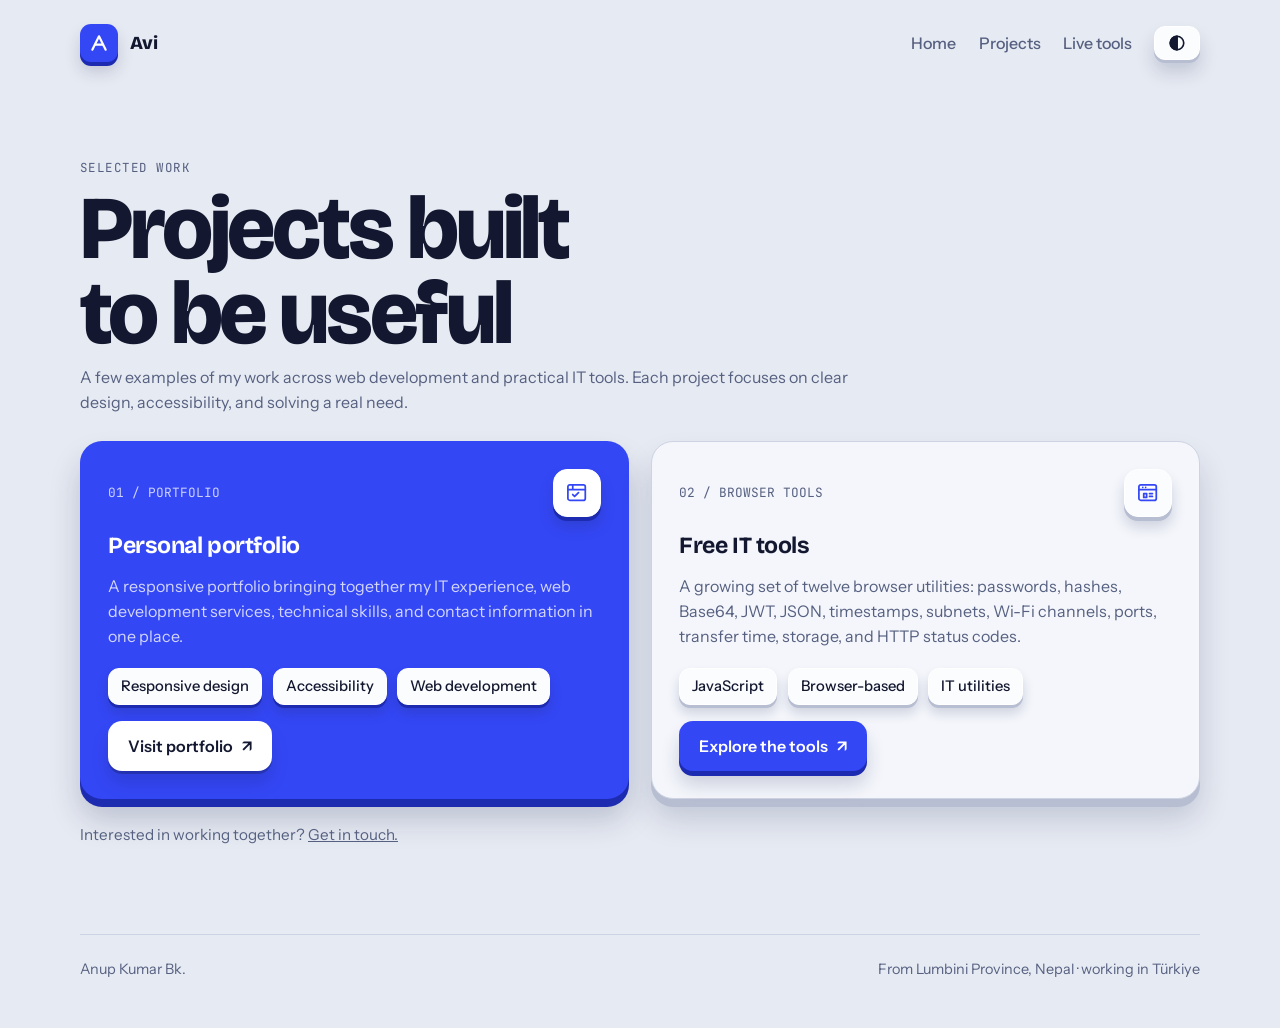
<file: projects.html>
<!doctype html>
<html lang="en">
<head>
<meta charset="utf-8">
<meta name="viewport" content="width=device-width, initial-scale=1, viewport-fit=cover">
<title>Web Development Projects | Anup Kumar BK</title>
<meta name="description" content="Selected web development and IT projects by Anup Kumar BK, including a personal portfolio and browser-based IT tools.">
<meta name="robots" content="index,follow,max-image-preview:large">
<meta name="author" content="Anup Kumar BK">
<meta name="theme-color" content="#3447F5">
<meta property="og:type" content="website">
<meta property="og:site_name" content="Anup Kumar BK">
<meta property="og:title" content="Web Development Projects | Anup Kumar BK">
<meta property="og:description" content="Explore web development and practical IT projects by Anup Kumar BK, including a personal portfolio and free browser-based IT tools.">
<meta property="og:url" content="https://anupbk.com.np/projects.html">
<meta property="og:image" content="https://anupbk.com.np/assets/pro-img.png">
<meta name="twitter:card" content="summary_large_image">
<meta name="twitter:title" content="Web Development Projects | Anup Kumar BK">
<meta name="twitter:description" content="Explore web development and practical IT projects by Anup Kumar BK, including a personal portfolio and free browser-based IT tools.">
<meta name="twitter:image" content="https://anupbk.com.np/assets/pro-img.png">
<link rel="canonical" href="https://anupbk.com.np/projects.html">
<link rel="icon" href="/favicon.svg" type="image/svg+xml">
<link rel="preconnect" href="https://fonts.googleapis.com">
<link rel="preconnect" href="https://fonts.gstatic.com" crossorigin>
<link rel="stylesheet" href="https://fonts.googleapis.com/css2?family=Bricolage+Grotesque:opsz,wght@12..96,500;12..96,700;12..96,800&family=Instrument+Sans:wght@400;500;600;700&family=JetBrains+Mono:wght@400;500&display=swap">
<link rel="stylesheet" href="assets/portfolio.css">
<script type="application/ld+json">{"@context":"https://schema.org","@type":"CollectionPage","@id":"https://anupbk.com.np/projects.html#webpage","url":"https://anupbk.com.np/projects.html","name":"Web Development Projects | Anup Kumar BK","description":"Selected web development and practical IT projects by Anup Kumar BK.","inLanguage":"en","isPartOf":{"@id":"https://anupbk.com.np/#website"},"about":{"@id":"https://anupbk.com.np/#person"},"mainEntity":{"@type":"ItemList","itemListElement":[{"@type":"ListItem","position":1,"name":"Personal portfolio","url":"https://anupbk.com.np/"},{"@type":"ListItem","position":2,"name":"Free browser-based IT tools","url":"https://anupbk.com.np/tools.html"}]}}</script>
<style>
.projects-intro{max-width:48rem}
.project-grid{display:grid;grid-template-columns:repeat(auto-fit,minmax(min(100%,300px),1fr));gap:1.4rem}
.project-card{min-height:100%;background:var(--surface);border:1px solid var(--line);border-radius:22px;padding:clamp(1.2rem,3vw,1.7rem);display:flex;flex-direction:column;gap:1rem;box-shadow:0 8px 0 var(--edge),0 20px 30px var(--shadow)}
.project-top{display:flex;align-items:center;justify-content:space-between;gap:1rem}
.project-number{font-family:var(--mono);font-size:.8rem;color:var(--muted)}
.project-icon{width:3rem;height:3rem;border-radius:14px;background:var(--key);display:grid;place-items:center;color:var(--accent);border:1px solid var(--edge-hi);box-shadow:0 4px 0 var(--edge),0 10px 14px var(--shadow)}
.project-icon svg{width:1.45rem;height:1.45rem}
.project-card h2{font-size:1.45rem;line-height:1.1}
.project-card p{color:var(--muted)}
.project-card .pills{margin-top:auto;padding-top:.2rem}
.project-card .key{align-self:flex-start}
.project-card-featured{background:var(--accent);color:var(--accent-ink);border-color:transparent;--muted:rgba(255,255,255,.78);--edge:#1D2BB0;--shadow:rgba(30,40,90,.22)}
.project-card-featured .project-icon{color:var(--accent);background:#fff}
.project-card-featured .project-number{color:rgba(255,255,255,.75)}
.project-card-featured .pill{color:var(--ink)}
.project-card-featured .key{background:#fff;color:#131830;border-color:transparent;box-shadow:0 3px 0 rgba(0,0,0,.2),0 12px 18px rgba(0,0,0,.12)}
.project-note{margin-top:1.5rem;color:var(--muted);font-size:.95rem}
@media (max-width:760px){.nav{gap:.6rem}.nav a.link{display:inline-flex;font-size:.9rem}}
@media (max-width:560px){.nav{gap:.5rem}.nav a.link[href="index.html"]{display:none}.project-grid{gap:1rem}.project-card{padding:1.15rem}}
</style>
</head>
<body>
<div class="wrap">
<header class="top">
<a class="brand" href="index.html" aria-label="Avi, home"><span class="tile" aria-hidden="true"><svg width="20" height="20" viewBox="0 0 24 24" fill="none" stroke="currentColor" stroke-width="2.6" stroke-linecap="round" stroke-linejoin="round"><path d="M4 20 12 4l8 16"/><path d="M7.5 14h9"/></svg></span><span>Avi</span></a>
<nav class="nav" aria-label="Main navigation"><a class="link" href="index.html">Home</a><a class="link" href="projects.html" aria-current="page">Projects</a><a class="link" href="tools.html">Live tools</a><button class="key small" id="themeBtn" type="button" aria-label="Switch between light and dark theme"><svg width="18" height="18" viewBox="0 0 24 24" fill="none" stroke="currentColor" stroke-width="2.2" stroke-linecap="round" stroke-linejoin="round" aria-hidden="true"><circle cx="12" cy="12" r="9"/><path d="M12 3v18"/><path d="M12 3a9 9 0 0 0 0 18z" fill="currentColor"/></svg></button></nav>
</header>
<main>
<section aria-labelledby="projects-title">
<div class="head projects-intro"><p class="eyebrow">Selected work</p><h1 id="projects-title">Projects built to be useful</h1><p>A few examples of my work across web development and practical IT tools. Each project focuses on clear design, accessibility, and solving a real need.</p></div>
<div class="project-grid">
<article class="project-card project-card-featured">
<div class="project-top"><span class="project-number">01 / PORTFOLIO</span><span class="project-icon" aria-hidden="true"><svg viewBox="0 0 24 24" fill="none" stroke="currentColor" stroke-width="1.8" stroke-linecap="round" stroke-linejoin="round"><rect x="3" y="4" width="18" height="16" rx="2"/><path d="M3 9h18M8 4v5"/><path d="m8 14 2 2 4-4"/></svg></span></div>
<h2>Personal portfolio</h2><p>A responsive portfolio bringing together my IT experience, web development services, technical skills, and contact information in one place.</p>
<div class="pills"><span class="pill">Responsive design</span><span class="pill">Accessibility</span><span class="pill">Web development</span></div><a class="key" href="index.html">Visit portfolio <span aria-hidden="true">↗</span></a>
</article>
<article class="project-card">
<div class="project-top"><span class="project-number">02 / BROWSER TOOLS</span><span class="project-icon" aria-hidden="true"><svg viewBox="0 0 24 24" fill="none" stroke="currentColor" stroke-width="1.8" stroke-linecap="round" stroke-linejoin="round"><rect x="3" y="4" width="18" height="16" rx="2"/><path d="M3 9h18M7 6.5h.01M10 6.5h.01"/><path d="M8 13h3v4H8zM14 13h3M14 16h3"/></svg></span></div>
<h2>Free IT tools</h2><p>A growing set of twelve browser utilities: passwords, hashes, Base64, JWT, JSON, timestamps, subnets, Wi-Fi channels, ports, transfer time, storage, and HTTP status codes.</p>
<div class="pills"><span class="pill">JavaScript</span><span class="pill">Browser-based</span><span class="pill">IT utilities</span></div><a class="key primary" href="tools.html">Explore the tools <span aria-hidden="true">↗</span></a>
</article>
</div>
<p class="project-note">Interested in working together? <a href="index.html#contact">Get in touch.</a></p>
</section>
</main>
<footer><span>Anup Kumar Bk.</span><span>From Lumbini Province, Nepal · working in Türkiye</span></footer>
</div>
<script>
(function(){var root=document.documentElement;try{var saved=localStorage.getItem('avi-theme');if(saved==='dark'||saved==='light')root.setAttribute('data-theme',saved)}catch(e){}document.getElementById('themeBtn').addEventListener('click',function(){var cur=root.getAttribute('data-theme');var dark=cur?cur==='dark':window.matchMedia('(prefers-color-scheme: dark)').matches;var next=dark?'light':'dark';root.setAttribute('data-theme',next);try{localStorage.setItem('avi-theme',next)}catch(e){}})})();
</script>
</body>
</html>
</file>
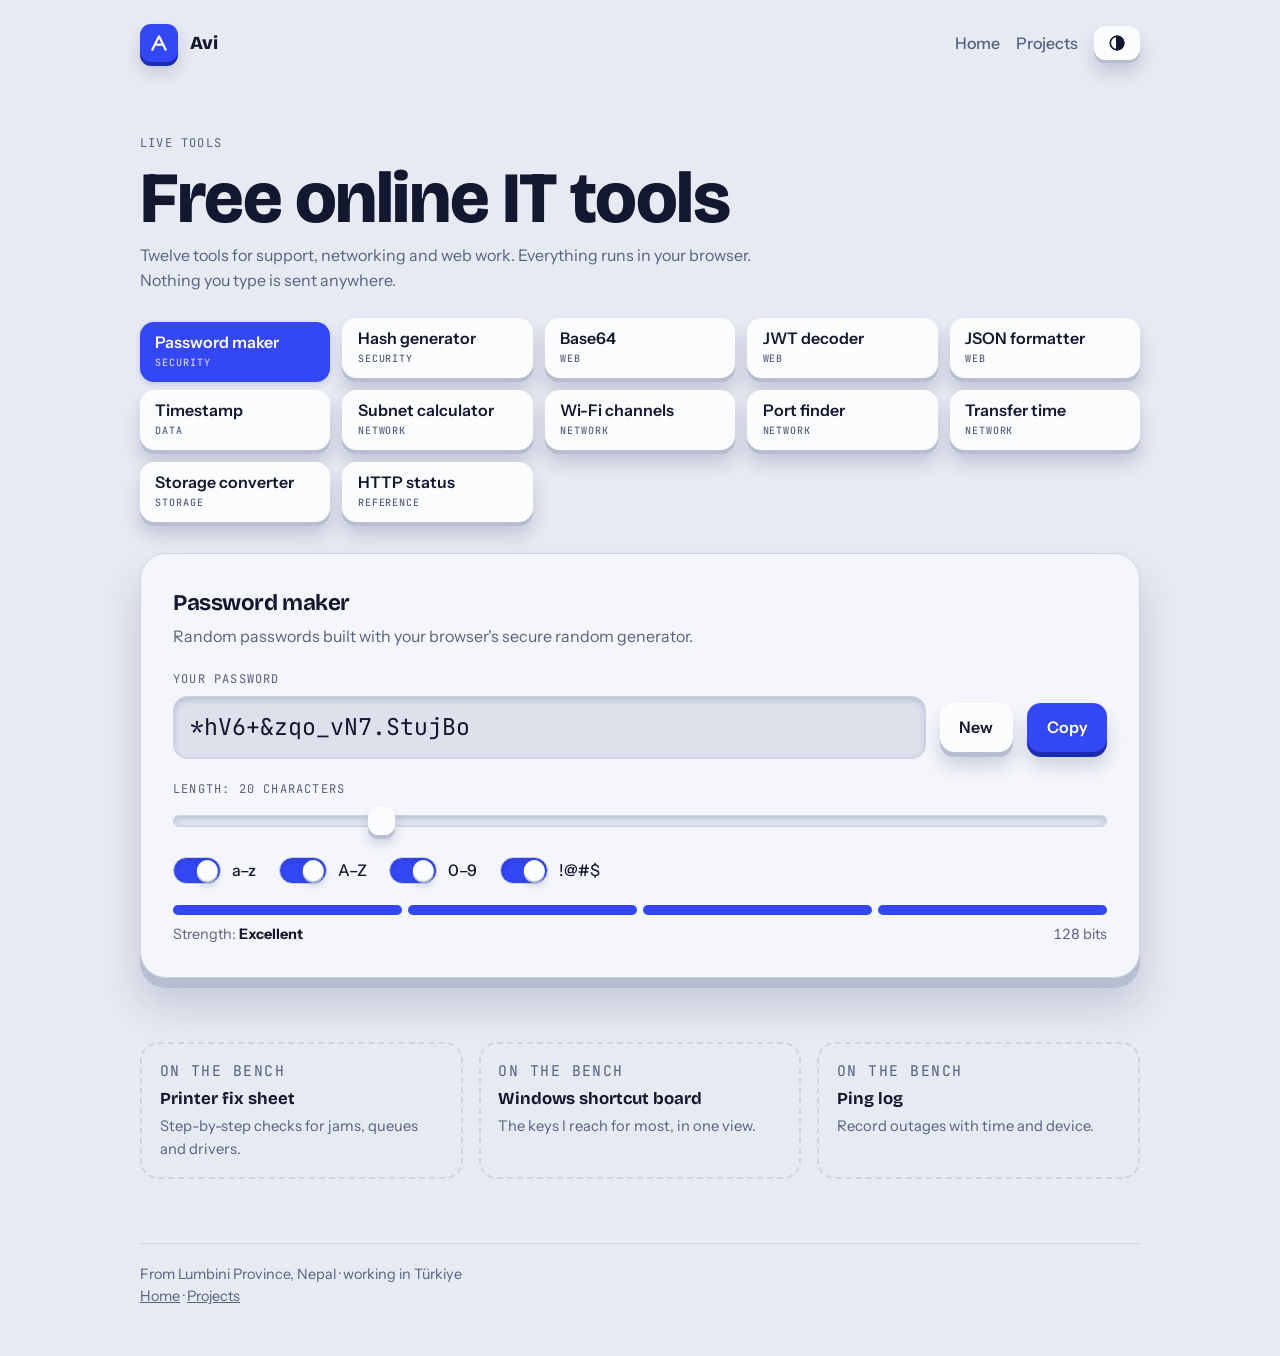
<file: tools.html>
<!doctype html>
<html lang="en">
<head>
<meta charset="utf-8">
<meta name="viewport" content="width=device-width, initial-scale=1, viewport-fit=cover">
<title>Free Online IT Tools | Anup Kumar BK</title>
<meta name="description" content="12 free browser-based IT tools by Anup Kumar BK: password maker, hash generator, Base64, JWT decoder, JSON formatter, timestamp converter, subnet calculator, Wi-Fi channel planner, port finder, transfer time, storage converter, and HTTP status codes.">
<meta name="robots" content="index,follow">
<meta name="author" content="Anup Kumar BK">
<meta name="theme-color" content="#3447F5">
<meta property="og:type" content="website">
<meta property="og:site_name" content="Anup Kumar BK">
<meta property="og:title" content="Free Online IT Tools | Anup Kumar BK">
<meta property="og:description" content="12 free browser-based IT tools: password maker, hashes, Base64, JWT, JSON, timestamps, subnets, Wi-Fi channels, ports, transfer time, storage, and HTTP status codes.">
<meta property="og:url" content="https://anupbk.com.np/tools.html">
<meta property="og:image" content="https://anupbk.com.np/assets/pro-img.png">
<meta name="twitter:card" content="summary_large_image">
<meta name="twitter:title" content="Free Online IT Tools | Anup Kumar BK">
<meta name="twitter:description" content="12 free browser-based IT tools: passwords, hashes, Base64, JWT, JSON, timestamps, subnets, Wi-Fi, ports, transfer time, storage, and HTTP status codes.">
<meta name="twitter:image" content="https://anupbk.com.np/assets/pro-img.png">
<link rel="canonical" href="https://anupbk.com.np/tools.html">
<link rel="icon" href="/favicon.svg" type="image/svg+xml">
<link rel="preconnect" href="https://fonts.googleapis.com">
<link rel="preconnect" href="https://fonts.gstatic.com" crossorigin>
<link rel="stylesheet" href="https://fonts.googleapis.com/css2?family=Bricolage+Grotesque:opsz,wght@12..96,500;12..96,700;12..96,800&family=Instrument+Sans:wght@400;500;600;700&family=JetBrains+Mono:wght@400;500&display=swap">
<link rel="stylesheet" href="assets/tools.css">
<script type="application/ld+json">{"@context":"https://schema.org","@type":"CollectionPage","@id":"https://anupbk.com.np/tools.html#webpage","url":"https://anupbk.com.np/tools.html","name":"Free Online IT Tools | Anup Kumar BK","description":"12 free browser-based password, hash, encoding, networking, and storage tools.","inLanguage":"en","isPartOf":{"@id":"https://anupbk.com.np/#website"},"about":{"@id":"https://anupbk.com.np/#person"},"mainEntity":{"@type":"ItemList","itemListElement":[{"@type":"ListItem","position":1,"name":"Password maker"},{"@type":"ListItem","position":2,"name":"Hash generator"},{"@type":"ListItem","position":3,"name":"Base64 encoder and decoder"},{"@type":"ListItem","position":4,"name":"JWT decoder"},{"@type":"ListItem","position":5,"name":"JSON formatter"},{"@type":"ListItem","position":6,"name":"Timestamp converter"},{"@type":"ListItem","position":7,"name":"IPv4 subnet calculator"},{"@type":"ListItem","position":8,"name":"Wi-Fi channel planner"},{"@type":"ListItem","position":9,"name":"Network port finder"},{"@type":"ListItem","position":10,"name":"Transfer time calculator"},{"@type":"ListItem","position":11,"name":"Storage converter"},{"@type":"ListItem","position":12,"name":"HTTP status codes"}]}}</script>
</head>
<body>
<div class="wrap">
  <header class="top">
    <a class="brand" href="index.html" aria-label="Avi, home">
      <span class="tile" aria-hidden="true"><svg width="20" height="20" viewBox="0 0 24 24" fill="none" stroke="currentColor" stroke-width="2.6" stroke-linecap="round" stroke-linejoin="round"><path d="M4 20 12 4l8 16"/><path d="M7.5 14h9"/></svg></span>
      <span>Avi</span>
    </a>
    <nav class="nav" aria-label="Main navigation">
      <a href="index.html">Home</a>
      <a href="projects.html">Projects</a>
      <button class="key small" id="themeBtn" type="button" aria-label="Switch between light and dark theme">
        <svg width="18" height="18" viewBox="0 0 24 24" fill="none" stroke="currentColor" stroke-width="2.2" stroke-linecap="round" stroke-linejoin="round" aria-hidden="true"><circle cx="12" cy="12" r="9"/><path d="M12 3v18"/><path d="M12 3a9 9 0 0 1 0 18z" fill="currentColor"/></svg>
      </button>
    </nav>
  </header>

  <main>
    <section aria-labelledby="tools-title">
      <div class="head">
        <p class="eyebrow">Live tools</p>
        <h1 id="tools-title">Free online IT tools</h1>
        <p>Twelve tools for support, networking and web work. Everything runs in your browser. Nothing you type is sent anywhere.</p>
      </div>
      <div class="keys" role="tablist" aria-label="Tools">
        <button class="key" role="tab" id="tab-pw" aria-controls="p-pw" aria-selected="true" type="button"><span class="k-name">Password maker</span><span class="k-tag">Security</span></button>
        <button class="key" role="tab" id="tab-hash" aria-controls="p-hash" aria-selected="false" tabindex="-1" type="button"><span class="k-name">Hash generator</span><span class="k-tag">Security</span></button>
        <button class="key" role="tab" id="tab-b64" aria-controls="p-b64" aria-selected="false" tabindex="-1" type="button"><span class="k-name">Base64</span><span class="k-tag">Web</span></button>
        <button class="key" role="tab" id="tab-jwt" aria-controls="p-jwt" aria-selected="false" tabindex="-1" type="button"><span class="k-name">JWT decoder</span><span class="k-tag">Web</span></button>
        <button class="key" role="tab" id="tab-json" aria-controls="p-json" aria-selected="false" tabindex="-1" type="button"><span class="k-name">JSON formatter</span><span class="k-tag">Web</span></button>
        <button class="key" role="tab" id="tab-ts" aria-controls="p-ts" aria-selected="false" tabindex="-1" type="button"><span class="k-name">Timestamp</span><span class="k-tag">Data</span></button>
        <button class="key" role="tab" id="tab-ip" aria-controls="p-ip" aria-selected="false" tabindex="-1" type="button"><span class="k-name">Subnet calculator</span><span class="k-tag">Network</span></button>
        <button class="key" role="tab" id="tab-wifi" aria-controls="p-wifi" aria-selected="false" tabindex="-1" type="button"><span class="k-name">Wi-Fi channels</span><span class="k-tag">Network</span></button>
        <button class="key" role="tab" id="tab-pt" aria-controls="p-pt" aria-selected="false" tabindex="-1" type="button"><span class="k-name">Port finder</span><span class="k-tag">Network</span></button>
        <button class="key" role="tab" id="tab-tt" aria-controls="p-tt" aria-selected="false" tabindex="-1" type="button"><span class="k-name">Transfer time</span><span class="k-tag">Network</span></button>
        <button class="key" role="tab" id="tab-st" aria-controls="p-st" aria-selected="false" tabindex="-1" type="button"><span class="k-name">Storage converter</span><span class="k-tag">Storage</span></button>
        <button class="key" role="tab" id="tab-http" aria-controls="p-http" aria-selected="false" tabindex="-1" type="button"><span class="k-name">HTTP status</span><span class="k-tag">Reference</span></button>
      </div>

      <div class="bench">
        <div class="panel" id="p-pw" role="tabpanel" aria-labelledby="tab-pw">
          <div><h2>Password maker</h2><p class="sub">Random passwords built with your browser's secure random generator.</p></div>
          <div class="field">
            <span class="lbl">Your password</span>
            <div class="row">
              <div class="well out grow" id="pwOut" aria-live="polite"></div>
              <button class="key" type="button" id="pwNew">New</button>
              <button class="key primary" type="button" id="pwCopy">Copy</button>
            </div>
          </div>
          <div class="field">
            <label for="pwLen">Length: <span id="pwLenVal" class="num">20</span> characters</label>
            <input type="range" id="pwLen" min="8" max="64" value="20">
          </div>
          <div class="opts" role="group" aria-label="Character sets">
            <label class="opt"><input type="checkbox" id="oLower" checked><span class="sw"></span>a–z</label>
            <label class="opt"><input type="checkbox" id="oUpper" checked><span class="sw"></span>A–Z</label>
            <label class="opt"><input type="checkbox" id="oDigit" checked><span class="sw"></span>0–9</label>
            <label class="opt"><input type="checkbox" id="oSym" checked><span class="sw"></span>!@#$</label>
          </div>
          <div class="field">
            <div class="meter" aria-hidden="true"><span class="seg" id="s1"></span><span class="seg" id="s2"></span><span class="seg" id="s3"></span><span class="seg" id="s4"></span></div>
            <div class="meter-row"><span>Strength: <b id="pwLabel">Strong</b></span><span class="num" id="pwBits">0 bits</span></div>
          </div>
        </div>

        <div class="panel" id="p-hash" role="tabpanel" aria-labelledby="tab-hash" hidden>
          <div><h2>Hash generator</h2><p class="sub">SHA-1, SHA-256, SHA-384 and SHA-512 digests, computed in your browser.</p></div>
          <div class="field">
            <label for="hashIn">Text to hash</label>
            <textarea class="well" id="hashIn" rows="3" spellcheck="false" placeholder="Type or paste the text…"></textarea>
          </div>
          <div class="hash-list" id="hashOut" aria-live="polite">
            <div class="hash-row"><span class="lbl">SHA-1</span><span class="val" id="hSha1">–</span><button class="key small" type="button" data-copy="hSha1">Copy</button></div>
            <div class="hash-row"><span class="lbl">SHA-256</span><span class="val" id="hSha256">–</span><button class="key small" type="button" data-copy="hSha256">Copy</button></div>
            <div class="hash-row"><span class="lbl">SHA-384</span><span class="val" id="hSha384">–</span><button class="key small" type="button" data-copy="hSha384">Copy</button></div>
            <div class="hash-row"><span class="lbl">SHA-512</span><span class="val" id="hSha512">–</span><button class="key small" type="button" data-copy="hSha512">Copy</button></div>
          </div>
          <p class="note">SHA-1 is kept for legacy checks only. For passwords and file verification use SHA-256 or stronger.</p>
        </div>

        <div class="panel" id="p-b64" role="tabpanel" aria-labelledby="tab-b64" hidden>
          <div><h2>Base64 encoder</h2><p class="sub">Encode or decode UTF-8 text, with an optional URL-safe alphabet.</p></div>
          <div class="btns" role="group" aria-label="Base64 mode">
            <button class="key small" type="button" id="b64Enc" aria-pressed="true">Encode</button>
            <button class="key small" type="button" id="b64Dec" aria-pressed="false">Decode</button>
            <label class="opt"><input type="checkbox" id="b64Url"><span class="sw"></span>URL-safe</label>
          </div>
          <div class="field">
            <label for="b64In">Input</label>
            <textarea class="well" id="b64In" rows="4" spellcheck="false" placeholder="Paste text or Base64…"></textarea>
          </div>
          <div class="field">
            <span class="lbl">Output</span>
            <pre class="well code b64" id="b64Out" aria-live="polite"></pre>
          </div>
          <div class="btns"><button class="key small primary" type="button" id="b64Copy">Copy output</button></div>
          <p class="msg" id="b64Msg" aria-live="polite"></p>
        </div>

        <div class="panel" id="p-jwt" role="tabpanel" aria-labelledby="tab-jwt" hidden>
          <div><h2>JWT decoder</h2><p class="sub">Read the header and payload of a JSON Web Token. The signature is not verified.</p></div>
          <div class="field">
            <label for="jwtIn">Token</label>
            <textarea class="well" id="jwtIn" rows="4" spellcheck="false" placeholder="eyJhbGciOiJIUzI1NiIsInR5cCI6IkpXVCJ9…"></textarea>
          </div>
          <p class="msg" id="jwtMsg" aria-live="polite"></p>
          <div class="jwt-grid" id="jwtOut" hidden>
            <div class="cell"><span class="lbl">Header</span><pre class="code" id="jwtHead"></pre></div>
            <div class="cell"><span class="lbl">Payload</span><pre class="code" id="jwtPay"></pre></div>
            <div class="cell"><span class="lbl">Validity</span><span class="val" id="jwtTime"></span></div>
          </div>
          <p class="note">Decoding happens on this device only. Never paste a production token you do not own.</p>
        </div>

        <div class="panel" id="p-json" role="tabpanel" aria-labelledby="tab-json" hidden>
          <div><h2>JSON formatter</h2><p class="sub">Validate, pretty-print or minify JSON without leaving the page.</p></div>
          <div class="field">
            <label for="jsonIn">JSON</label>
            <textarea class="well" id="jsonIn" rows="7" spellcheck="false" placeholder='{"hello":"world"}'></textarea>
          </div>
          <div class="btns">
            <button class="key small primary" type="button" id="jsonFmt">Format</button>
            <button class="key small" type="button" id="jsonMin">Minify</button>
            <button class="key small" type="button" id="jsonCopy">Copy</button>
          </div>
          <p class="msg" id="jsonMsg" aria-live="polite"></p>
          <pre class="well code json" id="jsonOut" aria-live="polite"></pre>
        </div>

        <div class="panel" id="p-ts" role="tabpanel" aria-labelledby="tab-ts" hidden>
          <div><h2>Timestamp converter</h2><p class="sub">Turn Unix time into a readable date, or a date into Unix time.</p></div>
          <div class="field">
            <label for="tsIn">Unix timestamp or date</label>
            <div class="row">
              <input class="well grow" id="tsIn" type="text" inputmode="numeric" autocomplete="off" spellcheck="false" placeholder="1700000000">
              <button class="key" type="button" id="tsNow">Now</button>
            </div>
            <p class="msg" id="tsMsg" aria-live="polite"></p>
          </div>
          <div class="grid2" id="tsOut"></div>
          <p class="note">Ten-digit values are read as seconds and longer values as milliseconds. Date text is read in your local time zone.</p>
        </div>

        <div class="panel" id="p-ip" role="tabpanel" aria-labelledby="tab-ip" hidden>
          <div><h2>Subnet calculator</h2><p class="sub">Type an IPv4 address with its prefix, like 192.168.10.37/24.</p></div>
          <div class="field">
            <label for="ipIn">Address / prefix</label>
            <input class="well" id="ipIn" type="text" inputmode="text" autocomplete="off" spellcheck="false" value="192.168.10.37/24">
            <p class="msg" id="ipMsg" aria-live="polite"></p>
          </div>
          <div class="grid2" id="ipOut"></div>
          <p class="note" id="ipNote"></p>
        </div>

        <div class="panel" id="p-wifi" role="tabpanel" aria-labelledby="tab-wifi" hidden>
          <div><h2>Wi-Fi channel planner</h2><p class="sub">See which 2.4 GHz channels overlap and pick a clean one.</p></div>
          <div class="row">
            <div class="field grow"><label for="wifiCh">Your channel</label>
              <select class="well" id="wifiCh">
                <option value="1" selected>1</option><option value="2">2</option><option value="3">3</option><option value="4">4</option><option value="5">5</option><option value="6">6</option><option value="7">7</option><option value="8">8</option><option value="9">9</option><option value="10">10</option><option value="11">11</option><option value="12">12</option><option value="13">13</option>
              </select>
            </div>
          </div>
          <div class="wifi-rows" id="wifiRows" aria-hidden="true"></div>
          <div class="cell"><span class="lbl">Overlap</span><span class="val" id="wifiOut"></span></div>
          <p class="note">In 2.4 GHz, 20 MHz channels are 5 MHz apart, so only 1, 6 and 11 avoid overlap. 5 GHz channels at 20 MHz do not overlap at all.</p>
        </div>

        <div class="panel" id="p-pt" role="tabpanel" aria-labelledby="tab-pt" hidden>
          <div><h2>Port finder</h2><p class="sub">Common network ports. Search by number or service name.</p></div>
          <div class="field">
            <label for="ptIn">Search</label>
            <input class="well" id="ptIn" type="search" autocomplete="off" placeholder="443, rdp, mail…">
          </div>
          <div class="tablebox"><table>
            <thead><tr><th>Port</th><th>Protocol</th><th>Service</th><th>Used for</th></tr></thead>
            <tbody id="ptBody"></tbody>
          </table></div>
          <p class="msg" id="ptMsg" aria-live="polite"></p>
        </div>

        <div class="panel" id="p-tt" role="tabpanel" aria-labelledby="tab-tt" hidden>
          <div><h2>Transfer time</h2><p class="sub">Estimate how long a file takes at a given link speed.</p></div>
          <div class="row">
            <div class="field grow"><label for="ttSize">File size</label><input class="well" id="ttSize" type="number" inputmode="decimal" min="0" step="any" value="5"></div>
            <div class="field grow"><label for="ttUnit">Unit</label>
              <select class="well" id="ttUnit"><option value="1048576">MB</option><option value="1073741824" selected>GB</option><option value="1099511627776">TB</option></select>
            </div>
            <div class="field grow"><label for="ttSpeed">Link speed (Mbps)</label><input class="well" id="ttSpeed" type="number" inputmode="decimal" min="0" step="any" value="100"></div>
          </div>
          <div class="grid2">
            <div class="cell"><span class="lbl">Estimated time</span><span class="val tt-val" id="ttOut">–</span></div>
            <div class="cell"><span class="lbl">At 80% real-world speed</span><span class="val tt-val" id="ttReal">–</span></div>
          </div>
          <p class="note">Link speed is in megabits per second. File size uses binary units, so 1 GB = 1024 MB.</p>
        </div>

        <div class="panel" id="p-st" role="tabpanel" aria-labelledby="tab-st" hidden>
          <div><h2>Storage converter</h2><p class="sub">Drive makers count in 1000s, Windows counts in 1024s. See both side by side.</p></div>
          <div class="row">
            <div class="field grow"><label for="stVal">Size</label><input class="well" id="stVal" type="number" inputmode="decimal" min="0" step="any" value="500"></div>
            <div class="field grow"><label for="stUnit">Unit</label>
              <select class="well" id="stUnit">
                <option value="1">B</option><option value="1e3">KB</option><option value="1e6">MB</option><option value="1e9" selected>GB</option><option value="1e12">TB</option>
                <option value="1024">KiB</option><option value="1048576">MiB</option><option value="1073741824">GiB</option><option value="1099511627776">TiB</option>
              </select>
            </div>
          </div>
          <div class="tablebox"><table>
            <thead><tr><th>Decimal (1000)</th><th>Value</th><th>Binary (1024)</th><th>Value</th></tr></thead>
            <tbody id="stBody"></tbody>
          </table></div>
          <p class="note" id="stNote"></p>
        </div>

        <div class="panel" id="p-http" role="tabpanel" aria-labelledby="tab-http" hidden>
          <div><h2>HTTP status codes</h2><p class="sub">Search the codes you meet in logs, browsers and APIs.</p></div>
          <div class="field">
            <label for="httpIn">Search</label>
            <input class="well" id="httpIn" type="search" autocomplete="off" placeholder="404, redirect, timeout…">
          </div>
          <div class="tablebox"><table>
            <thead><tr><th>Code</th><th>Name</th><th>Meaning</th></tr></thead>
            <tbody id="httpBody"></tbody>
          </table></div>
          <p class="msg" id="httpMsg" aria-live="polite"></p>
        </div>
      </div>
    </section>

    <section class="next" aria-label="Tools planned next">
      <div><span class="eyebrow">On the bench</span><b>Printer fix sheet</b><span>Step-by-step checks for jams, queues and drivers.</span></div>
      <div><span class="eyebrow">On the bench</span><b>Windows shortcut board</b><span>The keys I reach for most, in one view.</span></div>
      <div><span class="eyebrow">On the bench</span><b>Ping log</b><span>Record outages with time and device.</span></div>
    </section>
  </main>

  <footer><span>From Lumbini Province, Nepal · working in Türkiye</span><nav aria-label="More pages"><a href="index.html">Home</a> · <a href="projects.html">Projects</a></nav></footer>
</div>
<div class="toast" id="toast" role="status" aria-live="polite"></div>
<script src="assets/tools.js" defer></script>
</body>
</html>
</file>
<file: assets/portfolio.css>
:root{color-scheme:light}
[hidden]{display:none!important}
img{max-width:100%}
/* Layout: a technician's workbench, with chunky pressable keys and contact plates. */
:root{
  --bg:#E6EAF2; --surface:#F4F6FB; --key:#FBFCFE; --well:#DCE1EC;
  --ink:#131830; --muted:#566080; --line:#CDD3E2;
  --accent:#3447F5; --accent-ink:#FFFFFF; --accent-edge:#1D2BB0;
  --signal:#C8470F; --edge:#B7BED2; --edge-hi:#FFFFFF; --shadow:rgba(30,40,90,.18);
  --ok:#12805C;
  --display:"Bricolage Grotesque","Trebuchet MS",system-ui,sans-serif;
  --body:"Instrument Sans",system-ui,-apple-system,"Segoe UI",sans-serif;
  --mono:"JetBrains Mono",ui-monospace,Menlo,Consolas,monospace;
}
@media (prefers-color-scheme:dark){
  :root:not([data-theme="light"]){
    --bg:#0F1220; --surface:#171B2E; --key:#20263D; --well:#0E1120;
    --ink:#E9ECFA; --muted:#97A0C0; --line:#2A3150;
    --accent:#7F8CFF; --accent-ink:#0B0E24; --accent-edge:#4A55C9;
    --signal:#FF8A57; --edge:#0A0C18; --edge-hi:#2D3557; --shadow:rgba(0,0,0,.5);
    --ok:#4FD3A2; color-scheme:dark;
  }
}
:root[data-theme="dark"]{
  --bg:#0F1220; --surface:#171B2E; --key:#20263D; --well:#0E1120;
  --ink:#E9ECFA; --muted:#97A0C0; --line:#2A3150;
  --accent:#7F8CFF; --accent-ink:#0B0E24; --accent-edge:#4A55C9;
  --signal:#FF8A57; --edge:#0A0C18; --edge-hi:#2D3557; --shadow:rgba(0,0,0,.5);
  --ok:#4FD3A2; color-scheme:dark;
}
*{box-sizing:border-box}
html{scroll-behavior:smooth}
body{
  margin:0; background:var(--bg); color:var(--ink);
  font-family:var(--body); font-size:16px; line-height:1.55;
  padding-block:1rem 3rem;
  padding-left:max(16px,env(safe-area-inset-left,0px));
  padding-right:max(16px,env(safe-area-inset-right,0px));
  -webkit-font-smoothing:antialiased;
}
.wrap{max-width:1120px;margin-inline:auto;display:flex;flex-direction:column;gap:clamp(3rem,7vw,5.5rem)}
main{display:flex;flex-direction:column;gap:clamp(3rem,7vw,5.5rem)}
a{color:inherit}
h1,h2,h3{font-family:var(--display);margin:0;text-wrap:balance;letter-spacing:-.02em}
p{margin:0}
:focus-visible{outline:3px solid var(--accent);outline-offset:3px;border-radius:8px}
.eyebrow{font-family:var(--mono);font-size:.78rem;letter-spacing:.12em;text-transform:uppercase;color:var(--muted)}

/* 3D key (buttons, tabs) */
.key{
  --depth:5px;
  font:inherit;font-weight:600;color:var(--ink);text-decoration:none;
  display:inline-flex;align-items:center;justify-content:center;gap:.5rem;
  background:var(--key);border:1px solid var(--edge-hi);border-radius:14px;
  padding:.7rem 1.15rem;cursor:pointer;
  box-shadow:0 var(--depth) 0 var(--edge),0 calc(var(--depth) + 9px) 18px var(--shadow);
  transform:translateY(0);
  transition:transform .08s ease,box-shadow .08s ease,background .15s ease;
}
.key:hover{transform:translateY(-1px)}
.key:active,.key[aria-selected="true"]{transform:translateY(var(--depth));box-shadow:0 0 0 var(--edge),0 2px 6px var(--shadow)}
.key.primary{background:var(--accent);color:var(--accent-ink);border-color:transparent;box-shadow:0 var(--depth) 0 var(--accent-edge),0 calc(var(--depth) + 9px) 18px var(--shadow)}
.key.primary:active{box-shadow:0 0 0 var(--accent-edge),0 2px 6px var(--shadow)}
.key[aria-selected="true"]{background:var(--accent);color:var(--accent-ink);border-color:transparent}
.key.small{--depth:3px;padding:.45rem .8rem;border-radius:11px;font-size:.88rem}

/* Header */
.top{display:flex;align-items:center;justify-content:space-between;gap:1rem;padding-block:.5rem}
.brand{display:flex;align-items:center;gap:.7rem;text-decoration:none;font-family:var(--display);font-weight:800;font-size:1.15rem}
.brand .tile{width:2.4rem;height:2.4rem;border-radius:11px;background:var(--accent);color:var(--accent-ink);display:grid;place-items:center;box-shadow:0 4px 0 var(--accent-edge),0 10px 16px var(--shadow)}
.nav{display:flex;align-items:center;gap:1.4rem}
.nav a.link{text-decoration:none;font-weight:500;color:var(--muted)}
.nav a.link:hover{color:var(--ink)}
.nav-menu{display:none;flex-direction:column;gap:3px;background:none;border:none;padding:.35rem;cursor:pointer;z-index:30}
.nav-menu .dot{width:5px;height:5px;border-radius:50%;background:var(--ink)}
.nav-menu .dot:nth-child(2){opacity:.7}
.nav-menu .dot:nth-child(3){opacity:.4}
.nav-panel{position:fixed;inset:0 100% 0 0;z-index:40;display:flex;flex-direction:column;background:var(--surface);border-right:1px solid var(--line);box-shadow:0 10px 30px var(--shadow);width:min(260px,80vw);max-height:100vh;transition:transform .25s ease-out;transform:translateX(-100%)}
.nav-panel.open{transform:translateX(0)}
.nav-close{background:none;border:none;font-size:1.5rem;color:var(--ink);padding:.6rem;cursor:pointer;line-height:1}
.nav-link{display:block;padding:.85rem 1.2rem;text-decoration:none;color:var(--ink);font-weight:500;border-bottom:1px solid var(--line)}
.nav-link:hover{background:var(--well);color:var(--accent)}
.nav-overlay{position:fixed;inset:0;z-index:35;background:rgba(0,0,0,.3);opacity:0;pointer-events:none;transition:opacity .25s ease}
.nav-overlay.open{opacity:1;pointer-events:auto}
@media (max-width:760px){
  .nav a.link{display:none}
  .nav-menu{display:flex}
}

/* Hero */
.hero{display:grid;grid-template-columns:1.1fr .9fr;gap:2rem;align-items:center}
@media (max-width:860px){.hero{grid-template-columns:1fr}}
.hero-copy{display:flex;flex-direction:column;gap:1.4rem;min-width:0}
h1{font-size:clamp(2.7rem,8vw,5.6rem);font-weight:800;line-height:.94;letter-spacing:-.035em}
.lede{font-size:1.15rem;max-width:34rem;color:var(--muted)}
.lede b{color:var(--ink);font-weight:600}
.cta{display:flex;flex-wrap:wrap;gap:1rem;padding-bottom:.4rem}

.stage{perspective:1100px;display:grid;place-items:center;padding:2rem 2.6rem;overflow-x:clip;min-width:0}
.stack{position:relative;width:min(330px,100%);aspect-ratio:4/5;transform-style:preserve-3d;transform:rotateX(var(--rx,6deg)) rotateY(var(--ry,-14deg));transition:transform .18s ease-out}
.plate{position:absolute;inset:0;border-radius:28px;border:1px solid var(--line)}
.plate.p1{background:var(--accent);transform:translateZ(-70px) translate(30px,30px);box-shadow:0 24px 40px var(--shadow)}
.plate.p2{background:var(--key);transform:translateZ(-35px) translate(15px,15px)}
.grid-bg{position:absolute;inset:0;border-radius:28px;z-index:0;pointer-events:none}
.photo{position:absolute;inset:0;border-radius:28px;overflow:hidden;border:6px solid var(--key);background:var(--well);box-shadow:0 20px 44px var(--shadow);z-index:1}
.photo img{width:100%;height:100%;object-fit:cover;object-position:50% 20%;display:block}
.chip{position:absolute;transform:translateZ(80px);font-family:var(--mono);font-size:.78rem;font-weight:500;background:var(--key);color:var(--ink);border:1px solid var(--edge-hi);border-radius:12px;padding:.5rem .8rem;box-shadow:0 4px 0 var(--edge),0 14px 22px var(--shadow);white-space:nowrap}
.chip.c1{top:9%;left:-14%}
.chip.c2{top:46%;right:-16%}
.chip.c3{bottom:9%;left:-8%}
.chip i{display:inline-block;width:.55rem;height:.55rem;border-radius:50%;background:var(--ok);margin-right:.45rem}

/* Section heads */
.head{display:flex;flex-direction:column;gap:.6rem;margin-bottom:1.6rem;max-width:40rem}
.head h2{font-size:clamp(1.9rem,4.4vw,3rem);font-weight:800;line-height:1}
.head p{color:var(--muted)}
.lbl{font-family:var(--mono);font-size:.74rem;letter-spacing:.1em;text-transform:uppercase;color:var(--muted)}

/* About */
.tiles{display:grid;grid-template-columns:repeat(auto-fit,minmax(min(100%,240px),1fr));gap:1.4rem}
.tile3d{background:var(--surface);border:1px solid var(--line);border-radius:22px;padding:1.4rem;display:flex;flex-direction:column;gap:.7rem;box-shadow:0 8px 0 var(--edge),0 20px 30px var(--shadow);transition:transform .15s ease}
.tile3d:hover{transform:translateY(-4px)}
.ic{width:3rem;height:3rem;border-radius:14px;background:var(--key);display:grid;place-items:center;color:var(--accent);box-shadow:0 4px 0 var(--edge),0 10px 14px var(--shadow);border:1px solid var(--edge-hi)}
.tile3d h3{font-size:1.2rem;font-weight:700}
.tile3d p{color:var(--muted);font-size:.97rem}
/* Toolkit */
.groups{display:grid;grid-template-columns:repeat(auto-fit,minmax(min(100%,250px),1fr));gap:1.4rem}
.group{background:var(--surface);border:1px solid var(--line);border-radius:22px;padding:1.3rem;display:flex;flex-direction:column;gap:1.1rem;box-shadow:0 8px 0 var(--edge),0 20px 30px var(--shadow);min-width:0}
.group h3{font-size:1.15rem;font-weight:700;display:flex;align-items:center;gap:.8rem}
.pills{display:flex;flex-wrap:wrap;gap:.65rem}
.pill{font-size:.92rem;font-weight:500;background:var(--key);border:1px solid var(--edge-hi);border-radius:11px;padding:.4rem .75rem;box-shadow:0 3px 0 var(--edge),0 8px 12px var(--shadow)}

/* Experience */
.jobs{display:flex;flex-direction:column;gap:1.5rem}
.job{display:grid;grid-template-columns:10rem 1fr;gap:1.2rem;align-items:start}
.job .when{font-family:var(--mono);font-size:.85rem;color:var(--muted);padding-top:1.4rem}
.job .card{background:var(--surface);border:1px solid var(--line);border-radius:22px;padding:1.3rem 1.4rem;box-shadow:0 8px 0 var(--edge),0 20px 30px var(--shadow);display:flex;flex-direction:column;gap:.7rem;min-width:0}
.job .card h3{font-size:1.25rem;font-weight:700}
.job .org{color:var(--signal);font-weight:600}
.job ul{margin:0;padding-left:1.1rem;color:var(--muted);display:flex;flex-direction:column;gap:.4rem}
@media (max-width:700px){.job{grid-template-columns:1fr;gap:.6rem}.job .when{padding-top:0}}
.edu{display:grid;grid-template-columns:repeat(auto-fit,minmax(min(100%,260px),1fr));gap:1.4rem;margin-top:2rem}

/* Contact */
.faq-list{display:grid;gap:.8rem}
.faq-item{background:var(--surface);border:1px solid var(--line);border-radius:18px;padding:0 1.15rem;box-shadow:0 4px 0 var(--edge),0 12px 20px var(--shadow)}
.faq-item summary{display:flex;align-items:center;justify-content:space-between;gap:1rem;min-height:3.5rem;cursor:pointer;list-style:none;font-family:var(--display);font-size:1.05rem;font-weight:700}
.faq-item summary::-webkit-details-marker{display:none}
.faq-item summary::after{content:"+";flex:none;width:1.7rem;height:1.7rem;display:grid;place-items:center;border-radius:9px;background:var(--key);color:var(--accent);box-shadow:0 2px 0 var(--edge);font-family:var(--body);font-size:1.2rem;line-height:1;transition:transform .15s ease}
.faq-item[open] summary::after{content:"−";transform:rotate(180deg)}
.faq-item p{max-width:65ch;padding:0 0 1rem;color:var(--muted)}
.faq-more{display:inline-block;margin:0 1rem 1rem 0;color:var(--accent);font-weight:600;text-decoration-thickness:1px;text-underline-offset:3px}
.faq-more:hover{color:var(--ink)}
.faq-item summary:focus-visible{outline:3px solid var(--accent);outline-offset:3px;border-radius:8px}
.plates{display:grid;gap:1rem}
.plate-row{display:grid;grid-template-columns:8rem 1fr auto;gap:.9rem;align-items:center;background:var(--surface);border:1px solid var(--line);border-radius:20px;padding:1rem 1.2rem;box-shadow:0 6px 0 var(--edge),0 16px 26px var(--shadow)}
.plate-row .val{font-family:var(--mono);font-size:clamp(.88rem,2.4vw,1.1rem);min-width:0;word-break:break-all;user-select:all}
.plate-row .acts{display:flex;gap:.7rem;flex-wrap:wrap}
@media (max-width:640px){.plate-row{grid-template-columns:minmax(0,1fr);padding:1rem}.plate-row .val{overflow-wrap:anywhere}.plate-row .acts{gap:.65rem}}

footer{display:flex;flex-wrap:wrap;justify-content:space-between;gap:.6rem 1.5rem;color:var(--muted);font-size:.9rem;border-top:1px solid var(--line);padding-top:1.4rem}

.toast{position:fixed;left:50%;bottom:calc(1.2rem + env(safe-area-inset-bottom,0px));transform:translate(-50%,2rem);opacity:0;pointer-events:none;background:var(--ink);color:var(--bg);padding:.65rem 1.1rem;border-radius:12px;font-weight:600;box-shadow:0 12px 24px var(--shadow);transition:transform .2s,opacity .2s;z-index:20;max-width:calc(100vw - 32px)}
.toast.show{transform:translate(-50%,0);opacity:1}

@media (prefers-reduced-motion:reduce){
  html{scroll-behavior:auto}
  *{transition:none!important}
}
</file>
<file: assets/tools.css>
:root{color-scheme:light}
[hidden]{display:none!important}
:root{
  --bg:#E6EAF2;--surface:#F4F6FB;--key:#FBFCFE;--well:#DCE1EC;
  --ink:#131830;--muted:#566080;--line:#CDD3E2;--accent:#3447F5;
  --accent-ink:#FFFFFF;--accent-edge:#1D2BB0;--signal:#C8470F;
  --edge:#B7BED2;--edge-hi:#FFFFFF;--shadow:rgba(30,40,90,.18);
  --display:"Bricolage Grotesque","Trebuchet MS",system-ui,sans-serif;
  --body:"Instrument Sans",system-ui,-apple-system,"Segoe UI",sans-serif;
  --mono:"JetBrains Mono",ui-monospace,Menlo,Consolas,monospace;
}
@media (prefers-color-scheme:dark){
  :root:not([data-theme="light"]){--bg:#0F1220;--surface:#171B2E;--key:#20263D;--well:#0E1120;--ink:#E9ECFA;--muted:#97A0C0;--line:#2A3150;--accent:#7F8CFF;--accent-ink:#0B0E24;--accent-edge:#4A55C9;--signal:#FF8A57;--edge:#0A0C18;--edge-hi:#2D3557;--shadow:rgba(0,0,0,.5);color-scheme:dark}
}
:root[data-theme="dark"]{--bg:#0F1220;--surface:#171B2E;--key:#20263D;--well:#0E1120;--ink:#E9ECFA;--muted:#97A0C0;--line:#2A3150;--accent:#7F8CFF;--accent-ink:#0B0E24;--accent-edge:#4A55C9;--signal:#FF8A57;--edge:#0A0C18;--edge-hi:#2D3557;--shadow:rgba(0,0,0,.5);color-scheme:dark}
*{box-sizing:border-box}
html{scroll-behavior:smooth}
body{margin:0;background:var(--bg);color:var(--ink);font-family:var(--body);font-size:16px;line-height:1.55;padding:1rem max(16px,env(safe-area-inset-right,0px)) 3rem max(16px,env(safe-area-inset-left,0px));-webkit-font-smoothing:antialiased}
.wrap{max-width:1000px;margin:auto;display:flex;flex-direction:column;gap:clamp(2.5rem,6vw,4rem)}
main{display:flex;flex-direction:column;gap:clamp(2.5rem,6vw,4rem)}
a{color:inherit}
h1,h2,h3{font-family:var(--display);margin:0;text-wrap:balance;letter-spacing:-.02em}
p{margin:0}
:focus-visible{outline:3px solid var(--accent);outline-offset:3px;border-radius:8px}
.eyebrow,.field label,.lbl{font-family:var(--mono);font-size:.75rem;letter-spacing:.1em;text-transform:uppercase;color:var(--muted)}
.top{display:flex;align-items:center;justify-content:space-between;gap:1rem;padding-block:.5rem}
.brand{display:flex;align-items:center;gap:.7rem;text-decoration:none;font-family:var(--display);font-weight:800;font-size:1.15rem}
.brand .tile{width:2.4rem;height:2.4rem;border-radius:11px;background:var(--accent);color:var(--accent-ink);display:grid;place-items:center;box-shadow:0 4px 0 var(--accent-edge),0 10px 16px var(--shadow)}
.nav{display:flex;align-items:center;gap:1rem}
.nav a{text-decoration:none;font-weight:500;color:var(--muted)}
.nav a:hover{color:var(--ink)}
.key{--depth:5px;font:inherit;font-weight:600;color:var(--ink);text-decoration:none;display:inline-flex;align-items:center;justify-content:center;gap:.5rem;background:var(--key);border:1px solid var(--edge-hi);border-radius:14px;padding:.7rem 1.15rem;cursor:pointer;box-shadow:0 var(--depth) 0 var(--edge),0 calc(var(--depth) + 9px) 18px var(--shadow);transition:transform .08s ease,box-shadow .08s ease,background .15s ease}
.key:hover{transform:translateY(-1px)}
.key:active,.key[aria-selected="true"]{transform:translateY(var(--depth));box-shadow:0 0 0 var(--edge),0 2px 6px var(--shadow)}
.key.primary,.key[aria-selected="true"]{background:var(--accent);color:var(--accent-ink);border-color:transparent}
.key.primary{box-shadow:0 var(--depth) 0 var(--accent-edge),0 calc(var(--depth) + 9px) 18px var(--shadow)}
.key.small{--depth:3px;padding:.45rem .8rem;border-radius:11px;font-size:.88rem}
.head{display:flex;flex-direction:column;gap:.6rem;margin-bottom:1.6rem;max-width:40rem}
.head h1{font-size:clamp(2.4rem,7vw,4.5rem);font-weight:800;line-height:.98}
.head p:not(.eyebrow){color:var(--muted)}
.keys{display:flex;flex-wrap:wrap;gap:.9rem;margin-bottom:1.6rem;padding-bottom:6px}
.bench{background:var(--surface);border:1px solid var(--line);border-radius:26px;padding:clamp(1.1rem,3vw,2rem);box-shadow:0 10px 0 var(--edge),0 26px 40px var(--shadow);min-width:0}
.panel{display:flex;flex-direction:column;gap:1.3rem;min-width:0}
.panel h2{font-size:1.4rem;font-weight:700}
.panel .sub{color:var(--muted);margin-top:.2rem}
.field{display:flex;flex-direction:column;gap:.45rem;min-width:0}
.well{font-family:var(--mono);font-size:1rem;color:var(--ink);background:var(--well);border:1px solid var(--line);border-radius:14px;padding:.8rem 1rem;box-shadow:inset 0 3px 6px var(--shadow);width:100%;min-width:0}
input.well,select.well{font-family:var(--mono)}
.row{display:flex;flex-wrap:wrap;gap:.9rem;align-items:center}
.row>.grow{flex:1 1 220px;min-width:0}
.out{font-size:clamp(1.05rem,2.6vw,1.45rem);word-break:break-all;user-select:all}
.opts{display:flex;flex-wrap:wrap;gap:.8rem 1.4rem}
.opt{position:relative;display:inline-flex;align-items:center;gap:.7rem;cursor:pointer;font-weight:500}
.opt input{position:absolute;opacity:0;width:100%;height:100%;margin:0;cursor:pointer}
.sw{position:relative;width:3rem;height:1.7rem;border-radius:999px;background:var(--well);border:1px solid var(--line);box-shadow:inset 0 3px 5px var(--shadow);transition:background .15s}
.sw:after{content:"";position:absolute;top:2px;left:2px;width:calc(1.7rem - 8px);height:calc(1.7rem - 8px);border-radius:50%;background:var(--key);border:1px solid var(--edge-hi);box-shadow:0 2px 0 var(--edge),0 5px 8px var(--shadow);transition:transform .15s}
.opt input:checked+.sw{background:var(--accent)}
.opt input:checked+.sw:after{transform:translateX(1.3rem)}
.opt input:focus-visible+.sw{outline:3px solid var(--accent);outline-offset:3px}
input[type=range]{appearance:none;width:100%;height:1.9rem;background:transparent;margin:0;cursor:pointer}
input[type=range]::-webkit-slider-runnable-track{height:.7rem;border-radius:999px;background:var(--well);border:1px solid var(--line);box-shadow:inset 0 2px 4px var(--shadow)}
input[type=range]::-moz-range-track{height:.7rem;border-radius:999px;background:var(--well);border:1px solid var(--line);box-shadow:inset 0 2px 4px var(--shadow)}
input[type=range]::-webkit-slider-thumb{appearance:none;width:1.7rem;height:1.7rem;margin-top:calc(-.5rem - 1px);border-radius:10px;background:var(--key);border:1px solid var(--edge-hi);box-shadow:0 4px 0 var(--edge),0 9px 12px var(--shadow)}
input[type=range]::-moz-range-thumb{width:1.5rem;height:1.5rem;border-radius:10px;background:var(--key);border:1px solid var(--edge-hi);box-shadow:0 4px 0 var(--edge),0 9px 12px var(--shadow)}
.meter{display:grid;grid-template-columns:repeat(4,1fr);gap:.4rem}
.seg{height:.65rem;border-radius:999px;background:var(--well);box-shadow:inset 0 2px 3px var(--shadow)}
.seg.on{background:var(--accent);box-shadow:none}
.meter-row{display:flex;justify-content:space-between;gap:1rem;font-size:.9rem;color:var(--muted)}
.meter-row b{color:var(--ink)}
.grid2{display:grid;grid-template-columns:repeat(auto-fit,minmax(min(100%,210px),1fr));gap:.9rem}
.cell{background:var(--key);border:1px solid var(--line);border-radius:14px;padding:.8rem 1rem;min-width:0;box-shadow:0 3px 0 var(--edge)}
.cell .lbl{display:block;margin-bottom:.15rem}
.cell .val{font-family:var(--mono);font-size:1.02rem;font-weight:500;word-break:break-all}
.msg{font-size:.92rem;color:var(--muted);min-height:1.4em}
.msg.err{color:var(--signal)}
.note{background:var(--well);border-radius:14px;padding:.8rem 1rem;color:var(--muted);font-size:.95rem}
.note b{color:var(--ink);font-weight:600}
.tablebox{overflow:auto;max-height:300px;border:1px solid var(--line);border-radius:14px;background:var(--key)}
table{border-collapse:collapse;width:100%;font-size:.95rem}
th,td{text-align:left;padding:.55rem .9rem;border-bottom:1px solid var(--line);white-space:nowrap}
th{position:sticky;top:0;background:var(--well);font-family:var(--mono);font-size:.72rem;letter-spacing:.1em;text-transform:uppercase;color:var(--muted)}
td.m{font-family:var(--mono)}
td.n{white-space:normal;min-width:14rem;color:var(--muted)}
tr:last-child td{border-bottom:0}
.num{font-variant-numeric:tabular-nums}
.next{display:grid;grid-template-columns:repeat(auto-fit,minmax(min(100%,220px),1fr));gap:1rem;margin-top:0}
.next div{border:2px dashed var(--line);border-radius:18px;padding:1rem 1.1rem;display:flex;flex-direction:column;gap:.2rem}
.next b{font-family:var(--display);font-size:1.05rem}
.next span{color:var(--muted);font-size:.92rem}
footer{color:var(--muted);font-size:.9rem;border-top:1px solid var(--line);padding-top:1.2rem}
.toast{position:fixed;left:50%;bottom:calc(1.2rem + env(safe-area-inset-bottom,0px));transform:translate(-50%,2rem);opacity:0;pointer-events:none;background:var(--ink);color:var(--bg);padding:.65rem 1.1rem;border-radius:12px;font-weight:600;box-shadow:0 12px 24px var(--shadow);transition:transform .2s,opacity .2s;z-index:20;max-width:calc(100vw - 32px)}
.toast.show{transform:translate(-50%,0);opacity:1}
@media (max-width:560px){.nav{gap:.6rem}.keys .key{flex:1 1 45%}.bench{padding:1rem;border-radius:20px}.row{gap:.65rem}.tablebox{max-width:100%}}
@media (prefers-reduced-motion:reduce){html{scroll-behavior:auto}*{transition:none!important}}

/* Tools shelf: the tab strip doubles as a keycap grid */
.keys{display:grid;grid-template-columns:repeat(auto-fit,minmax(min(100%,190px),1fr));gap:.75rem;margin-bottom:1.6rem;padding-bottom:6px}
.keys .key{flex-direction:column;align-items:flex-start;justify-content:center;gap:.15rem;padding:.65rem .9rem;text-align:left;--depth:4px}
.k-name{font-weight:600;line-height:1.2}
.k-tag{font-family:var(--mono);font-size:.63rem;letter-spacing:.09em;text-transform:uppercase;color:var(--muted);font-weight:500}
.keys .key[aria-selected="true"] .k-tag{color:inherit;opacity:.75}
.key[aria-pressed="true"]{background:var(--accent);color:var(--accent-ink);border-color:transparent;transform:translateY(var(--depth));box-shadow:0 0 0 var(--edge),0 2px 6px var(--shadow)}
.btns{display:flex;flex-wrap:wrap;gap:.7rem;align-items:center}
textarea.well{resize:vertical;min-height:5.5rem;line-height:1.5;font-family:var(--mono);font-size:.92rem}
pre.well{margin:0}
pre.code{margin:0;white-space:pre-wrap;word-break:break-word;font-family:var(--mono);font-size:.84rem;line-height:1.5;max-height:15rem;overflow:auto;color:var(--ink)}
.b64{min-height:3.6rem;max-height:12rem;overflow:auto}
.json{min-height:8rem}
.hash-list{display:grid;gap:.6rem}
.hash-row{display:grid;grid-template-columns:5.2rem minmax(0,1fr) auto;align-items:center;gap:.7rem;background:var(--key);border:1px solid var(--line);border-radius:14px;padding:.5rem .65rem .5rem .95rem;box-shadow:0 3px 0 var(--edge)}
.hash-row .val{font-family:var(--mono);font-size:.83rem;line-height:1.45;word-break:break-all}
.hash-row .key{--depth:3px;padding:.35rem .7rem;font-size:.8rem;border-radius:10px}
.jwt-grid{display:grid;gap:.8rem}
.jwt-grid .cell{overflow:auto}
.wifi-rows{display:grid;gap:2px;background:var(--key);border:1px solid var(--line);border-radius:14px;padding:.8rem .95rem}
.wifi-row{display:grid;grid-template-columns:1.4rem minmax(0,1fr);align-items:center;gap:.5rem;font-family:var(--mono);font-size:.62rem;color:var(--muted);height:.72rem}
.wifi-track{position:relative;height:.5rem;background:var(--well);border-radius:999px;overflow:hidden}
.wifi-bar{position:absolute;top:0;bottom:0;border-radius:999px;background:var(--line)}
.wifi-bar.hit{background:var(--signal);opacity:.55}
.wifi-bar.on{background:var(--accent);opacity:1}
#wifiOut{word-break:normal;overflow-wrap:anywhere}
.tt-val{font-size:clamp(1.15rem,2.8vw,1.5rem);font-weight:500}
@media (max-width:560px){.keys{grid-template-columns:repeat(2,minmax(0,1fr))}.keys .key{flex:none}.hash-row{grid-template-columns:1fr auto}.hash-row .lbl{grid-column:1;grid-row:1}.hash-row .key{grid-column:2;grid-row:1}.hash-row .val{grid-column:1/-1;grid-row:2}}
</file>
